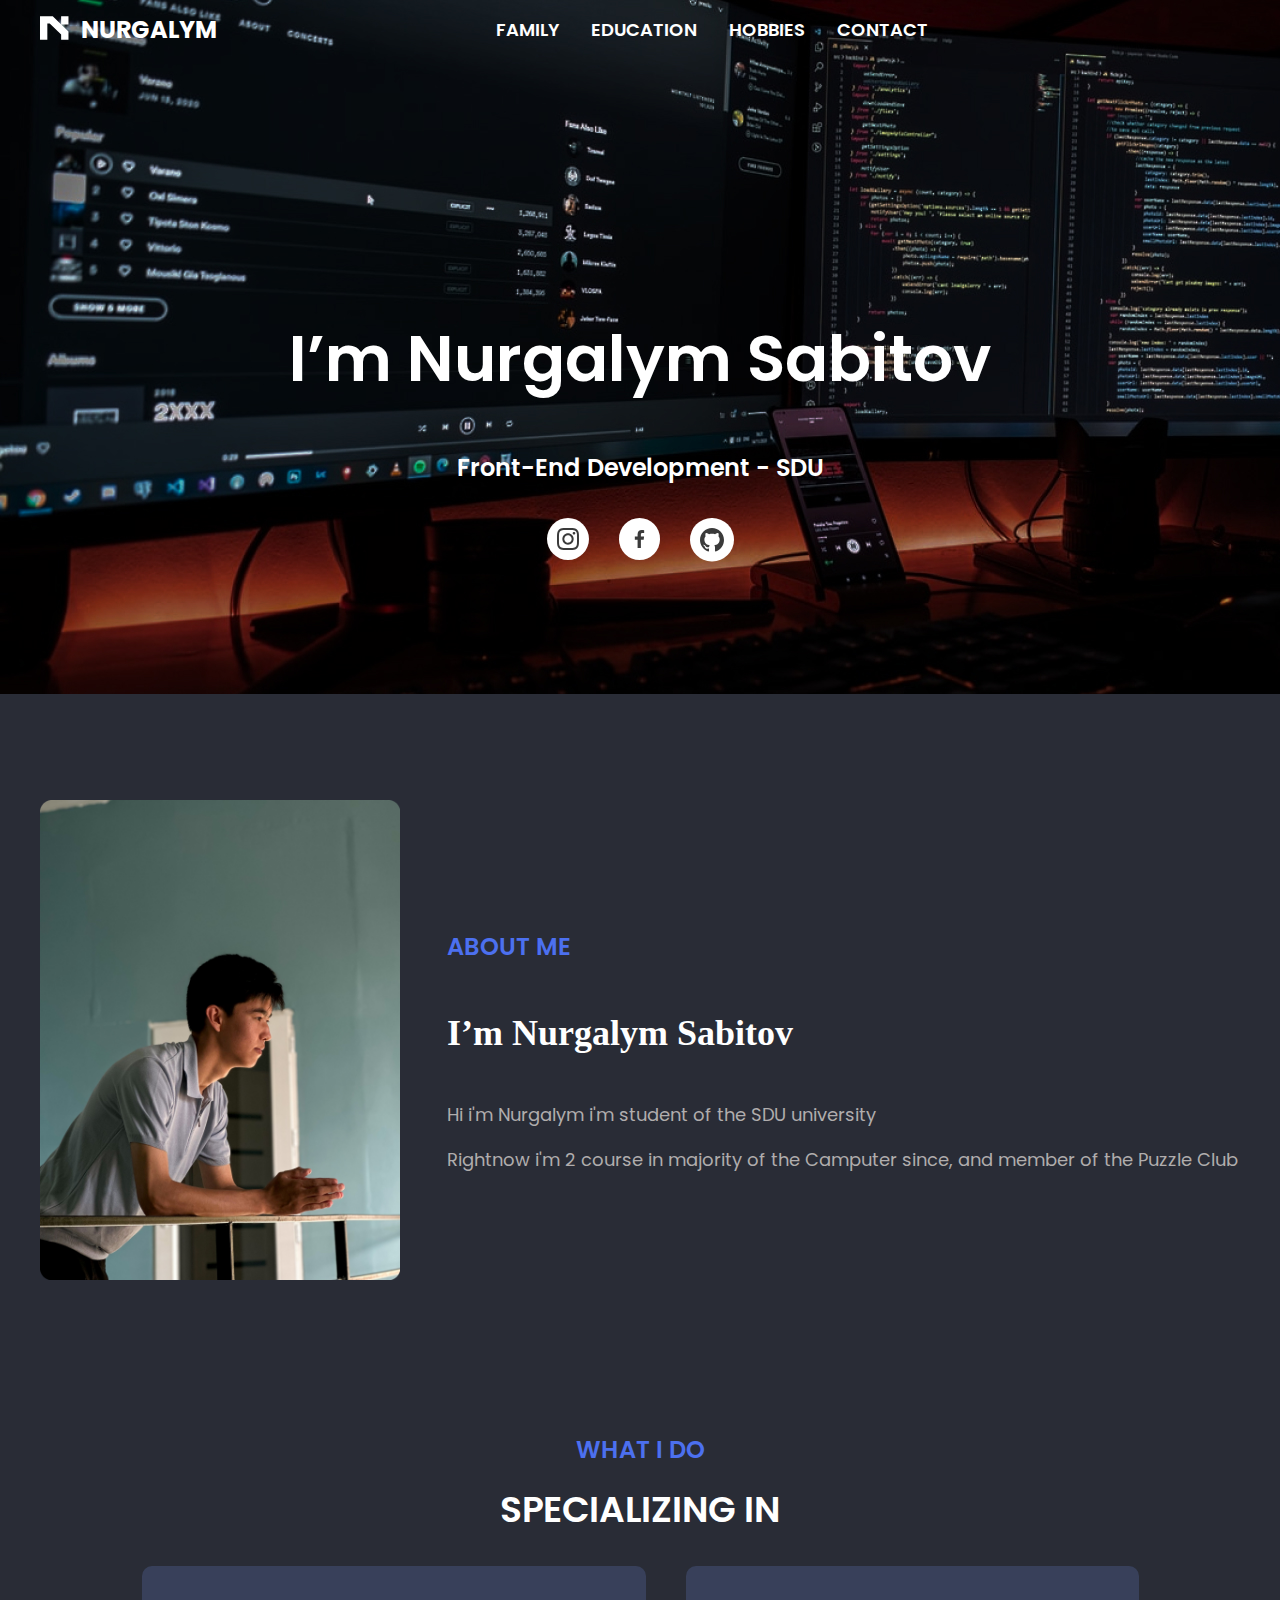
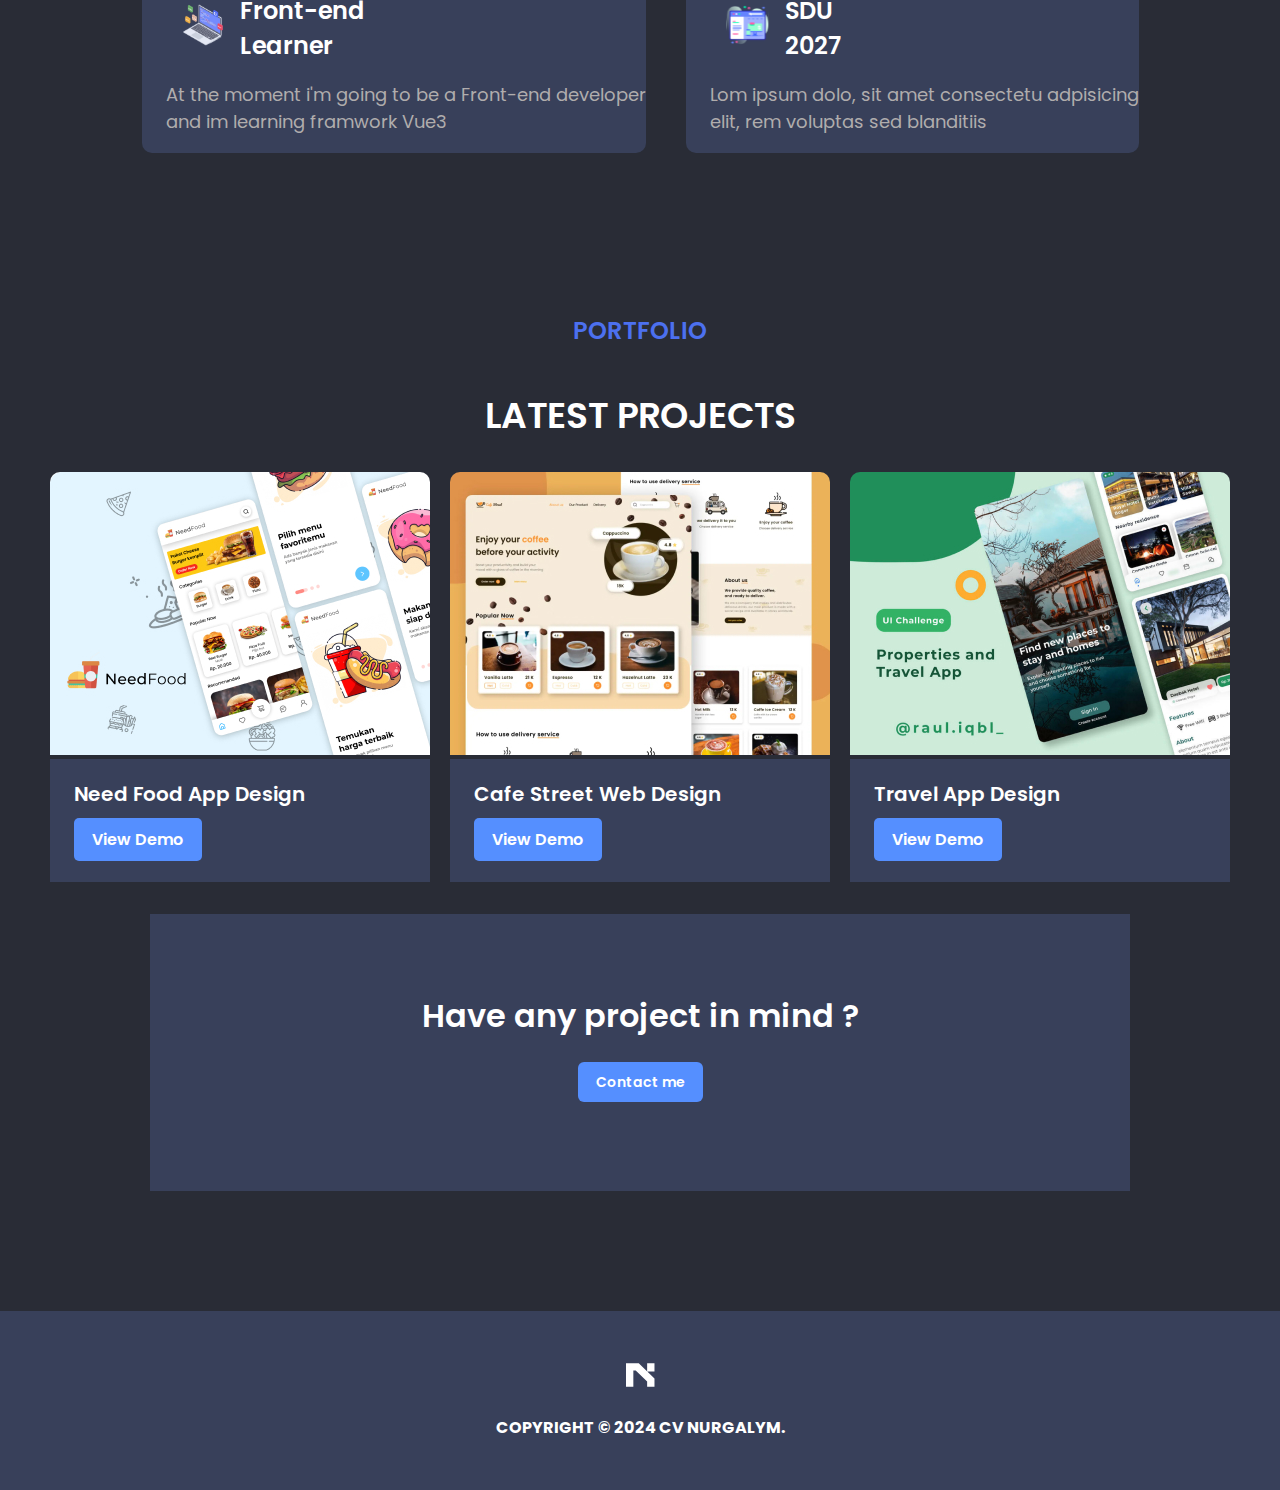
<file: html/index.html>
<!DOCTYPE html>
<html lang="en">
<head>
    <meta charset="UTF-8">
    <meta http-equiv="X-UA-Compatible" content="IE=edge">
    <meta name="viewport" content="width=device-width, initial-scale=1.0">
    <link rel="preconnect" href="https://fonts.googleapis.com">
    <link rel="preconnect" href="https://fonts.gstatic.com" crossorigin>
    <link href="https://fonts.googleapis.com/css2?family=Inter:wght@700&family=Poppins:wght@400;600&family=Rubik+Mono+One&display=swap" rel="stylesheet">   
    <link rel="stylesheet" href="../css/style.css">
    <title>Document</title>
</head>
<body>
    <header class="header">
        <div class="container">
            <nav class="nav">
                <div class="nav_right">
                    <a href="/html/index.html"><img class="logo" src="../img/logoipsum-282 1.svg" alt=""></a>
                    <a class="log" href="/html/index.html">NURGALYM</a>
                </div>
                <ul class="head">
                    <li class="menu"><a class="men" href="/html/Family.html">FAMILY</a></li>
                    <li class="menu"><a class="men" href="/html/Education.html">EDUCATION</a></li>
                    <li class="menu"><a class="men" href="/html/hobbits.html">HOBBIES</a></li>
                    <li class="menu"><a class="men" href="/html/Contact.html">CONTACT</a></li>
                </ul>
                <div class="header_lines">
                    <div class="line"></div>
                    <div class="line"></div>
                    <div class="line"></div>
                </div>
            </nav>
            <div class="head-mid">
                <h1 class="h1">I’m Nurgalym Sabitov</h1>
                <h4 class="front">Front-End Development - SDU</h4>
                <div class="head_icons">
                    <a href="https://www.instagram.com/sabitov_nurgalim/profilecard/?igsh=MXdwbHY1NDB5YWVpOA==" class="insta"><img src="../img/insta.svg" alt=""></a>
                    <a href="#" class="facebook"><img src="../img/facebook.svg" alt=""></a>
                    <a href="https://github.com/Sabitovv" class="git"><img src="../img/cat.svg" alt=""></a>
                </div>
            </div>
        </div>
    </header>
    <main class="main">
        <div class="container">
            <div class="about">
                <img src="../img/rounded_corners_image.png" alt="">
                <div class="txt">
                <h5 class="about-me">ABOUT ME</h5>
                <h4 class="Raul">I’m Nurgalym Sabitov</h4>
                <p class="about-txt0">Hi i'm Nurgalym i'm student of the SDU university</p>
                <p class="about-txt1">Rightnow i'm 2 course in majority of the Camputer since, and member of the Puzzle Club</p>
                </div>
            </div>
            <div class="what-do">
                <h5 class="i-do">WHAT I DO</h5>
                <h4 class="do-inner">SPECIALIZING IN</h4>
                <div class="block">
                    <div class="block0">
                        <div class="block0-inner">
                            <img class="ux-img" src="../img/front-img.svg" alt="">
                            <h6 class="ux">Front-end <br> Learner</h6>
                        </div>
                        <p class="ux-txt">At the moment i'm going to be a Front-end developer<br>and im learning framwork Vue3</p>
                    </div>
                    <div class="block1">
                        <div class="block1-inner">
                            <img class="ui-img" src="../img/ui-img.svg" alt="">
                            <h6 class="ui">SDU <br> 2027</h6>
                        </div>
                        <p class="ui-txt">Lom ipsum dolo, sit amet consectetu adpisicing <br> elit, rem voluptas sed blanditiis</p>
                    </div>
                </div>
            </div>
            <div class="portfol">
                <div class="portfol-head">
                    <h5 class="portfolio">PORTFOLIO</h5>
                    <h6 class="latest">LATEST PROJECTS</h6>
                </div>
                <div class="portfol-immg">
                    <div class="img-inner1 img-inner">
                        <img class="img1" src="../img/portfolio1 1.jpg" alt="">
                        <div class="the">
                            <h6 class="need">Need Food App Design</h6>
                            <a class="view" href="#">View Demo</a>
                        </div>
                    </div>
                    <div class="img-inner2 img-inner">
                        <img class="img2" src="../img/cafestreet-webdesign 1.jpg" alt="">
                        <div class="the">
                            <h6 class="street">Cafe Street Web Design</h6>
                            <a class="view" href="#">View Demo</a>
                        </div>
                    </div>
                    <div class="img-inner3 img-inner">
                        <img class="img3" src="../img/travel-app-modal1 1.jpg" alt="">
                        <div class="the">
                            <h6 class="travl">Travel App Design</h6>
                            <a class="view" href="#">View Demo</a>
                        </div>
                    </div>
                </div>
            </div>
            <div class="main-footer">
                <h3 class="have">Have any project in mind ?</h3>
                <a class="contact" href="/html/Contact.html">Contact me</a>
            </div>
        </div>
    </main>
    <footer class="footer">
        <h2 class="footer-logo"><img src="../img/logoipsum-282 1.svg" alt=""></h2>
        <h3 class="footer-end">COPYRIGHT © 2024 CV NURGALYM.</h3>
    </footer>
</body>
</html>
</file>
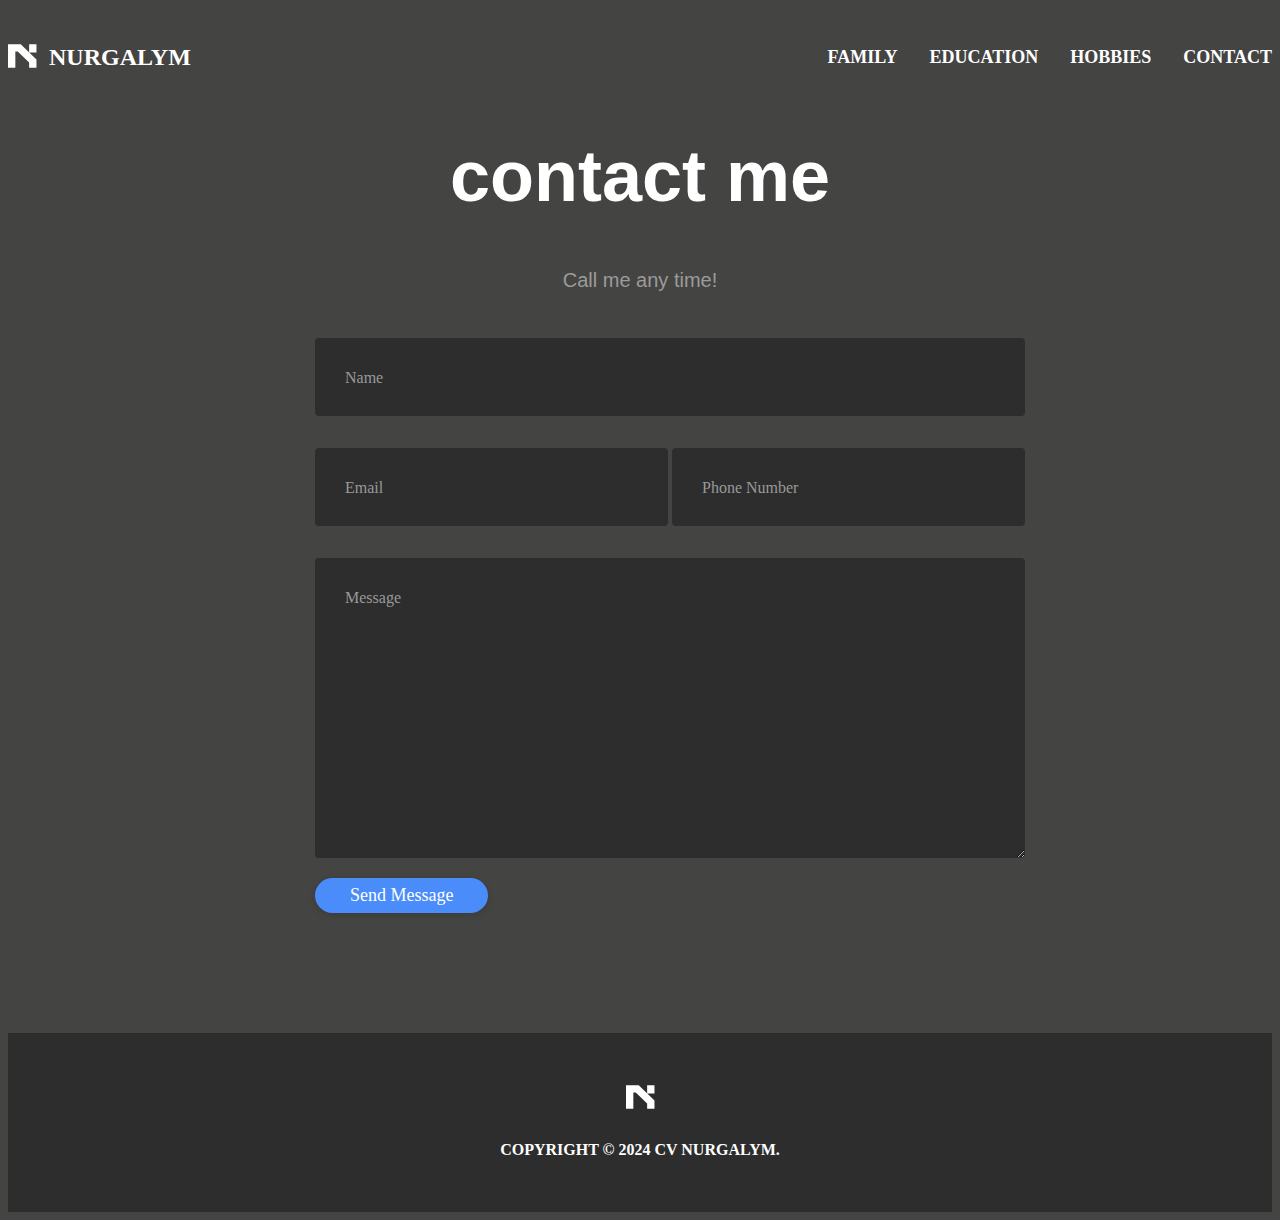
<file: html/Contact.html>
<!DOCTYPE html>
<html lang="en">
<head>
    <meta charset="UTF-8">
    <meta name="viewport" content="width=device-width, initial-scale=1.0">
    <link rel="stylesheet" href="/css/style_ct.css">
    <title>Contact</title>
</head>
<body>
    <header class="header">
        <div class="container">
            <nav class="nav">
                <div class="nav_right">
                    <a href="/html/index.html"><img class="logo" src="../img/logoipsum-282 1.svg" alt=""></a>
                    <a class="log" href="/html/index.html">NURGALYM</a>
                </div>
                <ul class="head">
                    <li class="menu"><a class="men" href="/html/Family.html">FAMILY</a></li>
                    <li class="menu"><a class="men" href="/html/Education.html">EDUCATION</a></li>
                    <li class="menu"><a class="men" href="/html/hobbits.html">HOBBIES</a></li>
                    <li class="menu"><a class="men" href="/html/Contact.html">CONTACT</a></li>
                </ul>
                <div class="header_lines">
                    <div class="line"></div>
                    <div class="line"></div>
                    <div class="line"></div>
                </div>
            </nav>
        </div>
    </header>
    <section>
        <div class="container">
            <div class="row">
                    <h1>contact me</h1>
            </div>
            <div class="row">
                    <h4 style="text-align:center">Call me any time!</h4>
            </div>
            <div class="row input_container">
                    <div class="">
                        <div class="styled_input wide">
                            <input type="text" required />
                            <label>Name</label> 
                        </div>
                    </div>
                    <div>
                        <div class="styled_input">
                            <input type="text" required />
                            <label>Email</label> 
                        </div>
                    </div>
                    <div class="">
                        <div class="styled_input" style="float:right;">
                            <input type="text" required />
                            <label>Phone Number</label> 
                        </div>
                    </div>
                    <div class="">
                        <div class="styled_input wide">
                            <textarea required></textarea>
                            <label>Message</label>
                        </div>
                    </div>
                    <div class="">
                        <div class="submit_btn">Send Message</div>
                    </div>
            </div>
        </div>
    </section>
    <footer class="footer">
        <h2 class="footer-logo"><img src="../img/logoipsum-282 1.svg" alt=""></h2>
        <h3 class="footer-end">COPYRIGHT © 2024 CV NURGALYM.</h3>
    </footer>
</body>
</html>
</file>
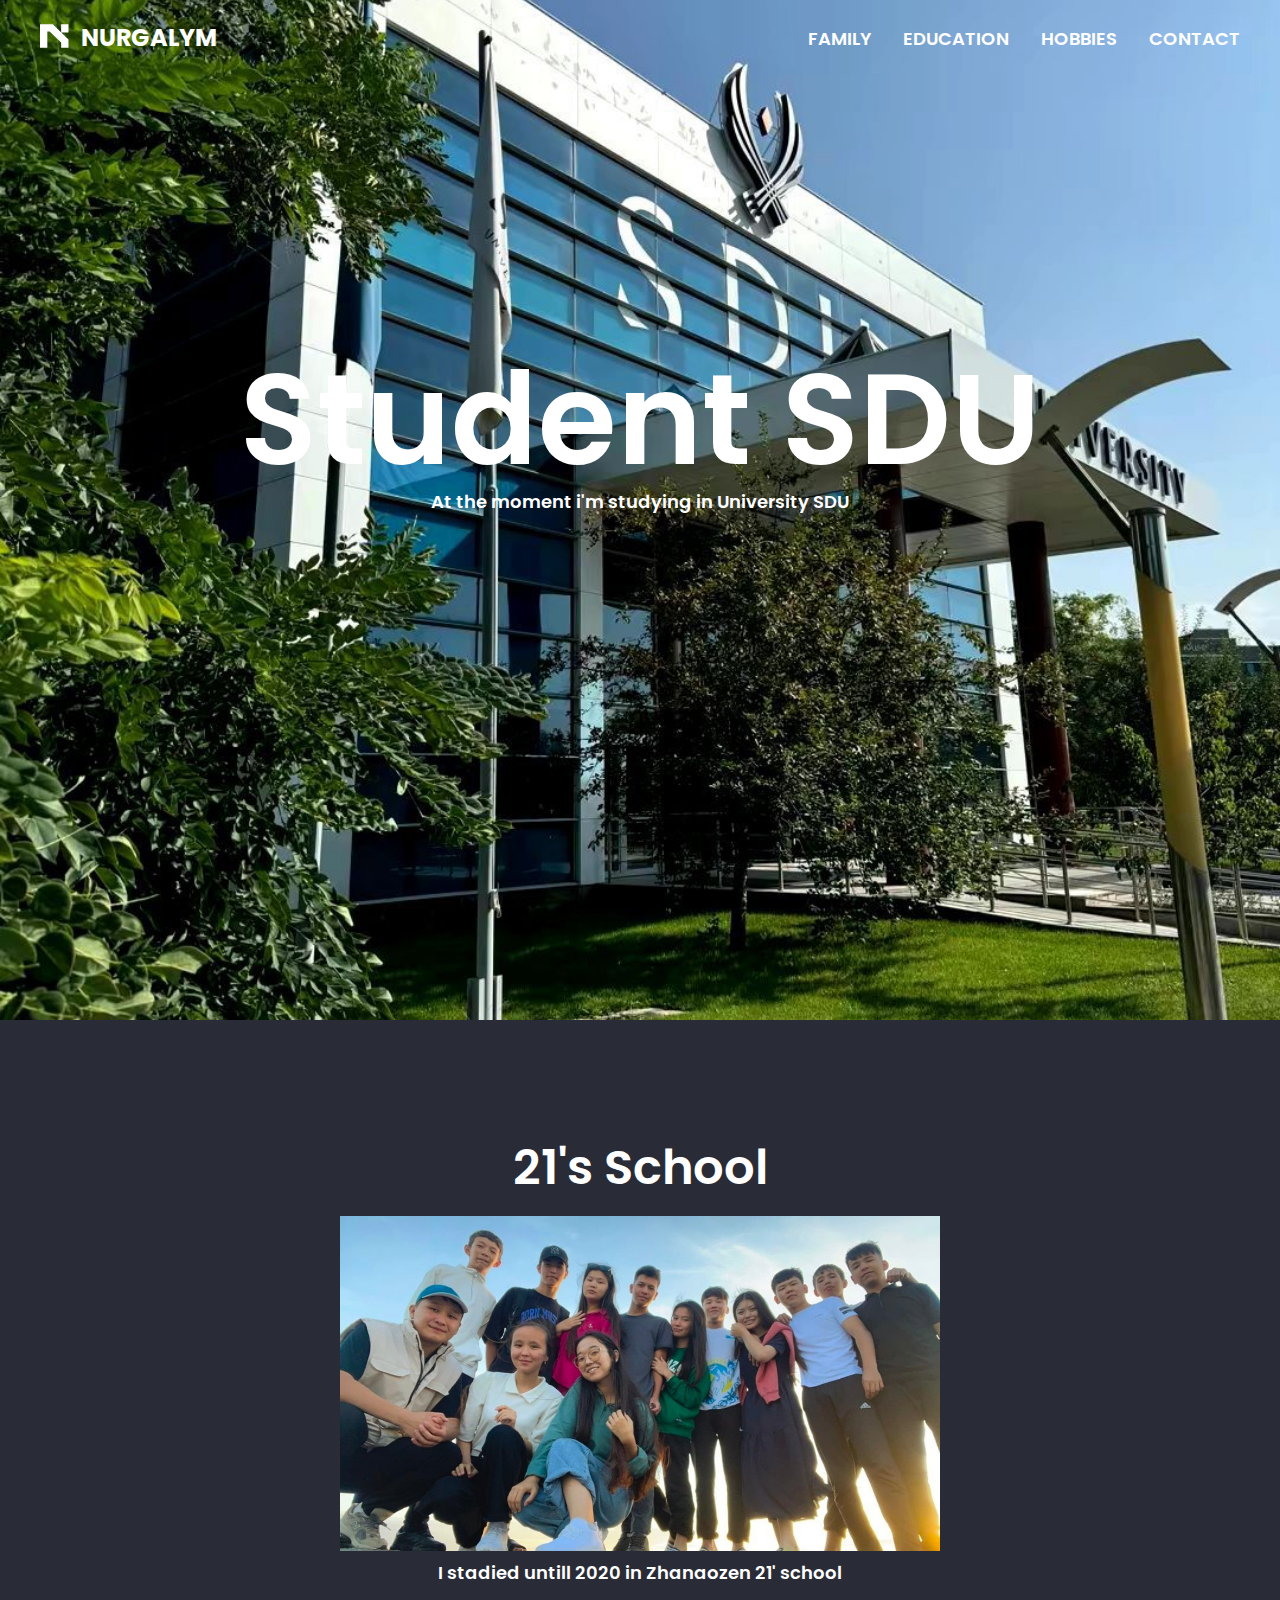
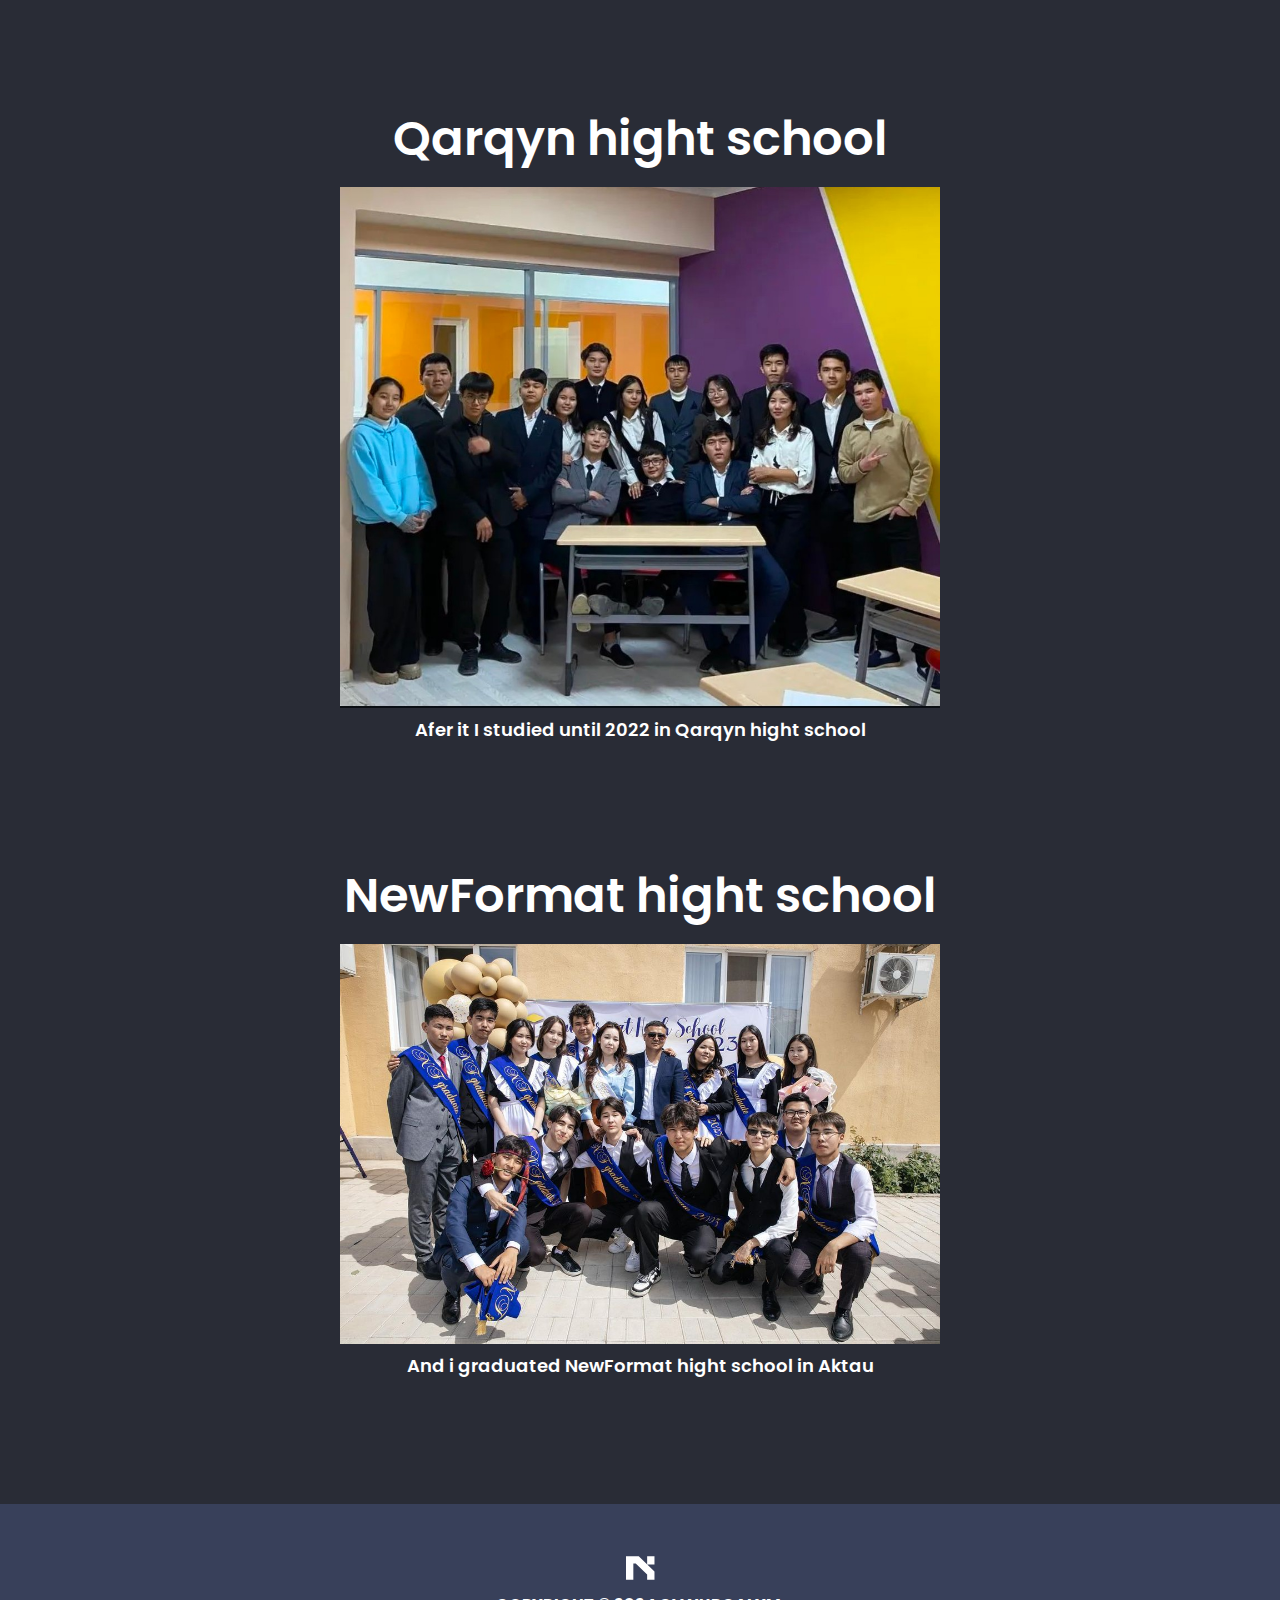
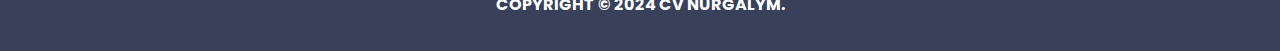
<file: html/Education.html>
<!DOCTYPE html>
<html lang="en">
<head>
    <meta charset="UTF-8">
    <meta name="viewport" content="width=device-width, initial-scale=1.0">
    <link rel="preconnect" href="https://fonts.googleapis.com">
    <link rel="preconnect" href="https://fonts.gstatic.com" crossorigin>
    <link href="https://fonts.googleapis.com/css2?family=Inter:wght@700&family=Poppins:wght@400;600&family=Rubik+Mono+One&display=swap" rel="stylesheet">
    <link rel="stylesheet" href="/css/style_ed.css">
    <title>EDUCATION</title>
</head>
<body>
    <header class="header">
        <div class="container">
            <nav class="nav">
                <div class="nav_right">
                    <a href="/html/index.html"><img class="logo" src="../img/logoipsum-282 1.svg" alt=""></a>
                    <a class="log" href="/html/index.html">NURGALYM</a>
                </div>
                <ul class="head">
                    <li class="menu"><a class="men" href="/html/Family.html">FAMILY</a></li>
                    <li class="menu"><a class="men" href="/html/Education.html">EDUCATION</a></li>
                    <li class="menu"><a class="men" href="/html/hobbits.html">HOBBIES</a></li>
                    <li class="menu"><a class="men" href="/html/Contact.html">CONTACT</a></li>
                </ul>
                <div class="header_lines">
                    <div class="line"></div>
                    <div class="line"></div>
                    <div class="line"></div>
                </div>
            </nav>
            <div class="header_bottom">
                <h1>Student SDU</h1>
                <p>At the moment i'm studying in University SDU</p>
            </div>
        </div>
    </header>
    <section class="school_first">
        <div class="container">
            <div class="school">
                <h2>21's School</h2>
                <img class="img_first" src="/img/Screenshot_20241013_143253.jpg" alt="">
                <p>I stadied untill 2020 in Zhanaozen 21' school</p>
            </div>
        </div>
    </section>
    <section class="shool_second">
        <div class="container">
            <div class="school">
                <h2>Qarqyn hight school</h2>
                <img class="img_first" src="/img/Screenshot_20241013_160911 (1).jpg" alt="">
                <p>Afer it I studied until 2022 in Qarqyn hight school</p>
            </div>
        </div>
    </section>
    <section class="shool_third">
        <div class="container">
            <div class="school">
                <h2>NewFormat hight school</h2>
                <img class="img_first" src="/img/353035786_134677826298047_8761144301746572282_n.jpg" alt="">
                <p>And i graduated NewFormat hight school in Aktau</p>
            </div>
        </div>
    </section>

    <footer class="footer">
        <h2 class="footer-logo"><img src="../img/logoipsum-282 1.svg" alt=""></h2>
        <h3 class="footer-end">COPYRIGHT © 2024 CV NURGALYM.</h3>
    </footer>
</body>
</html>
</file>
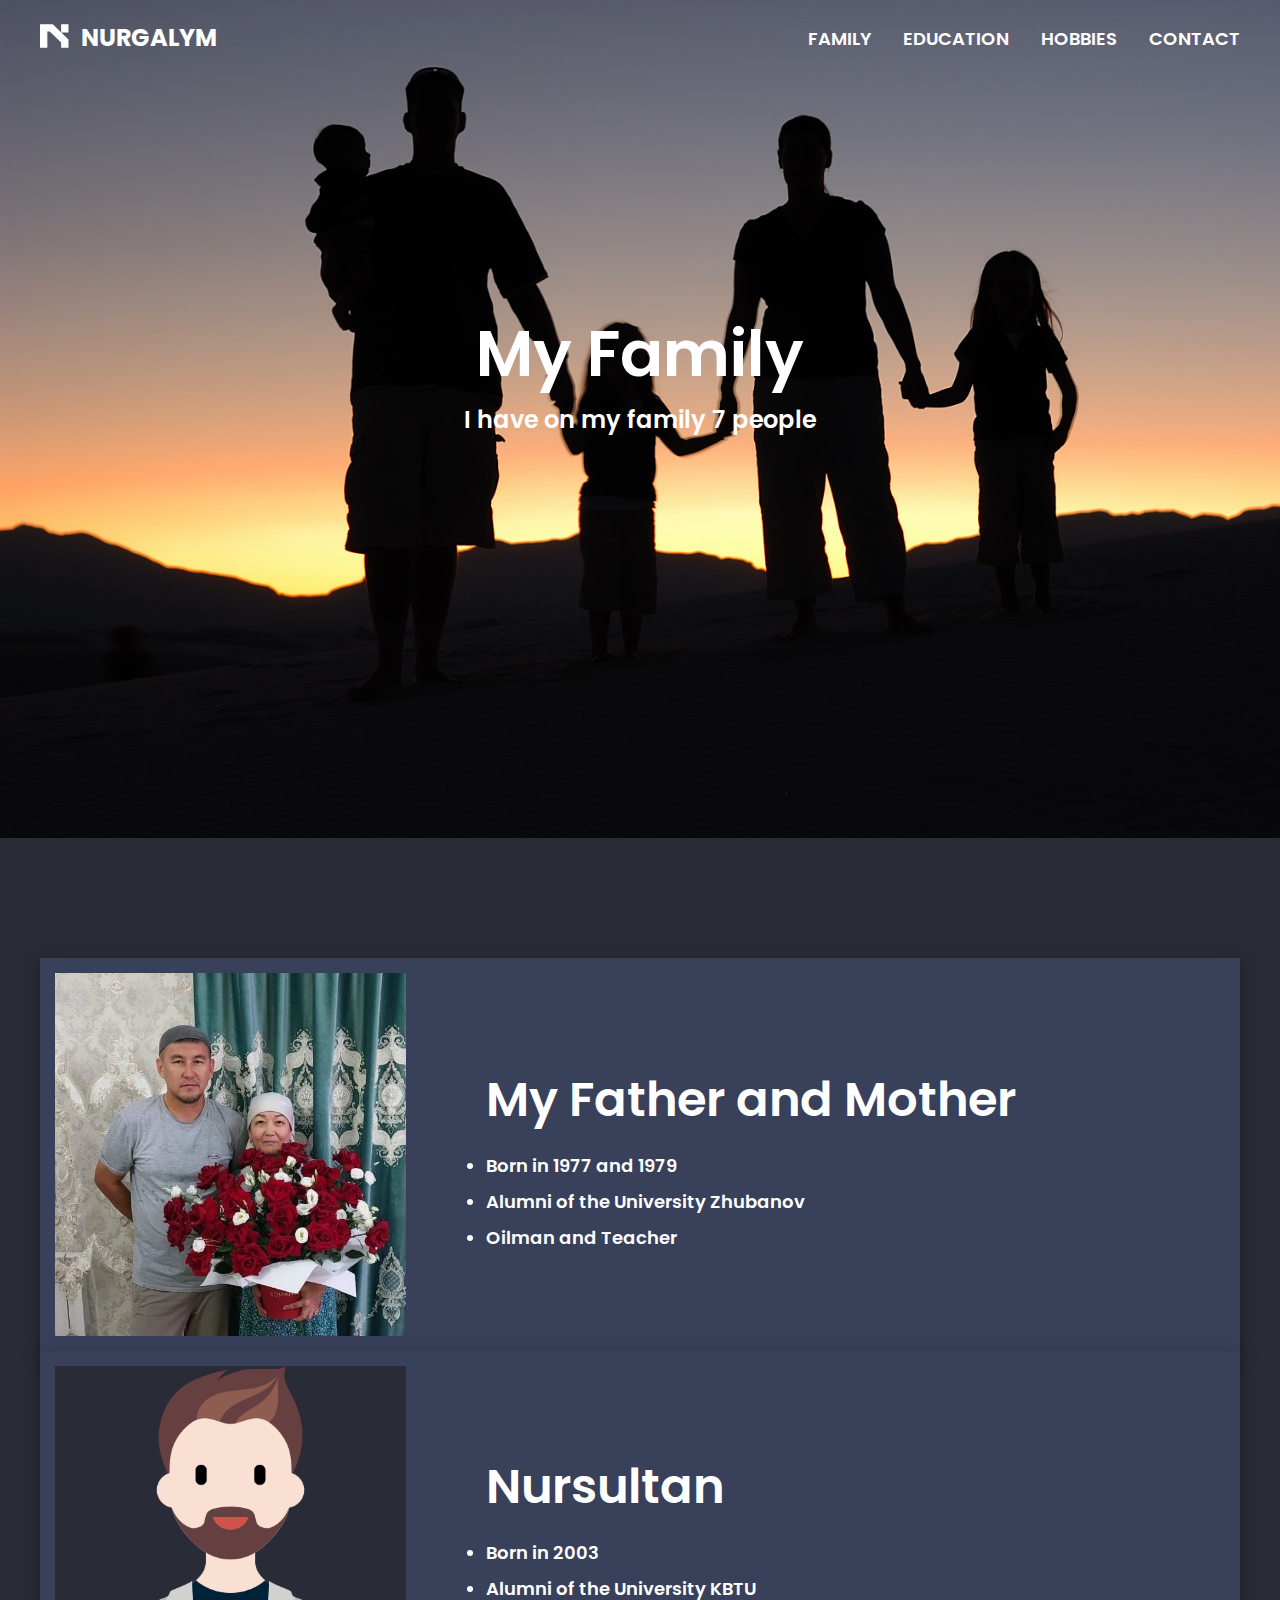
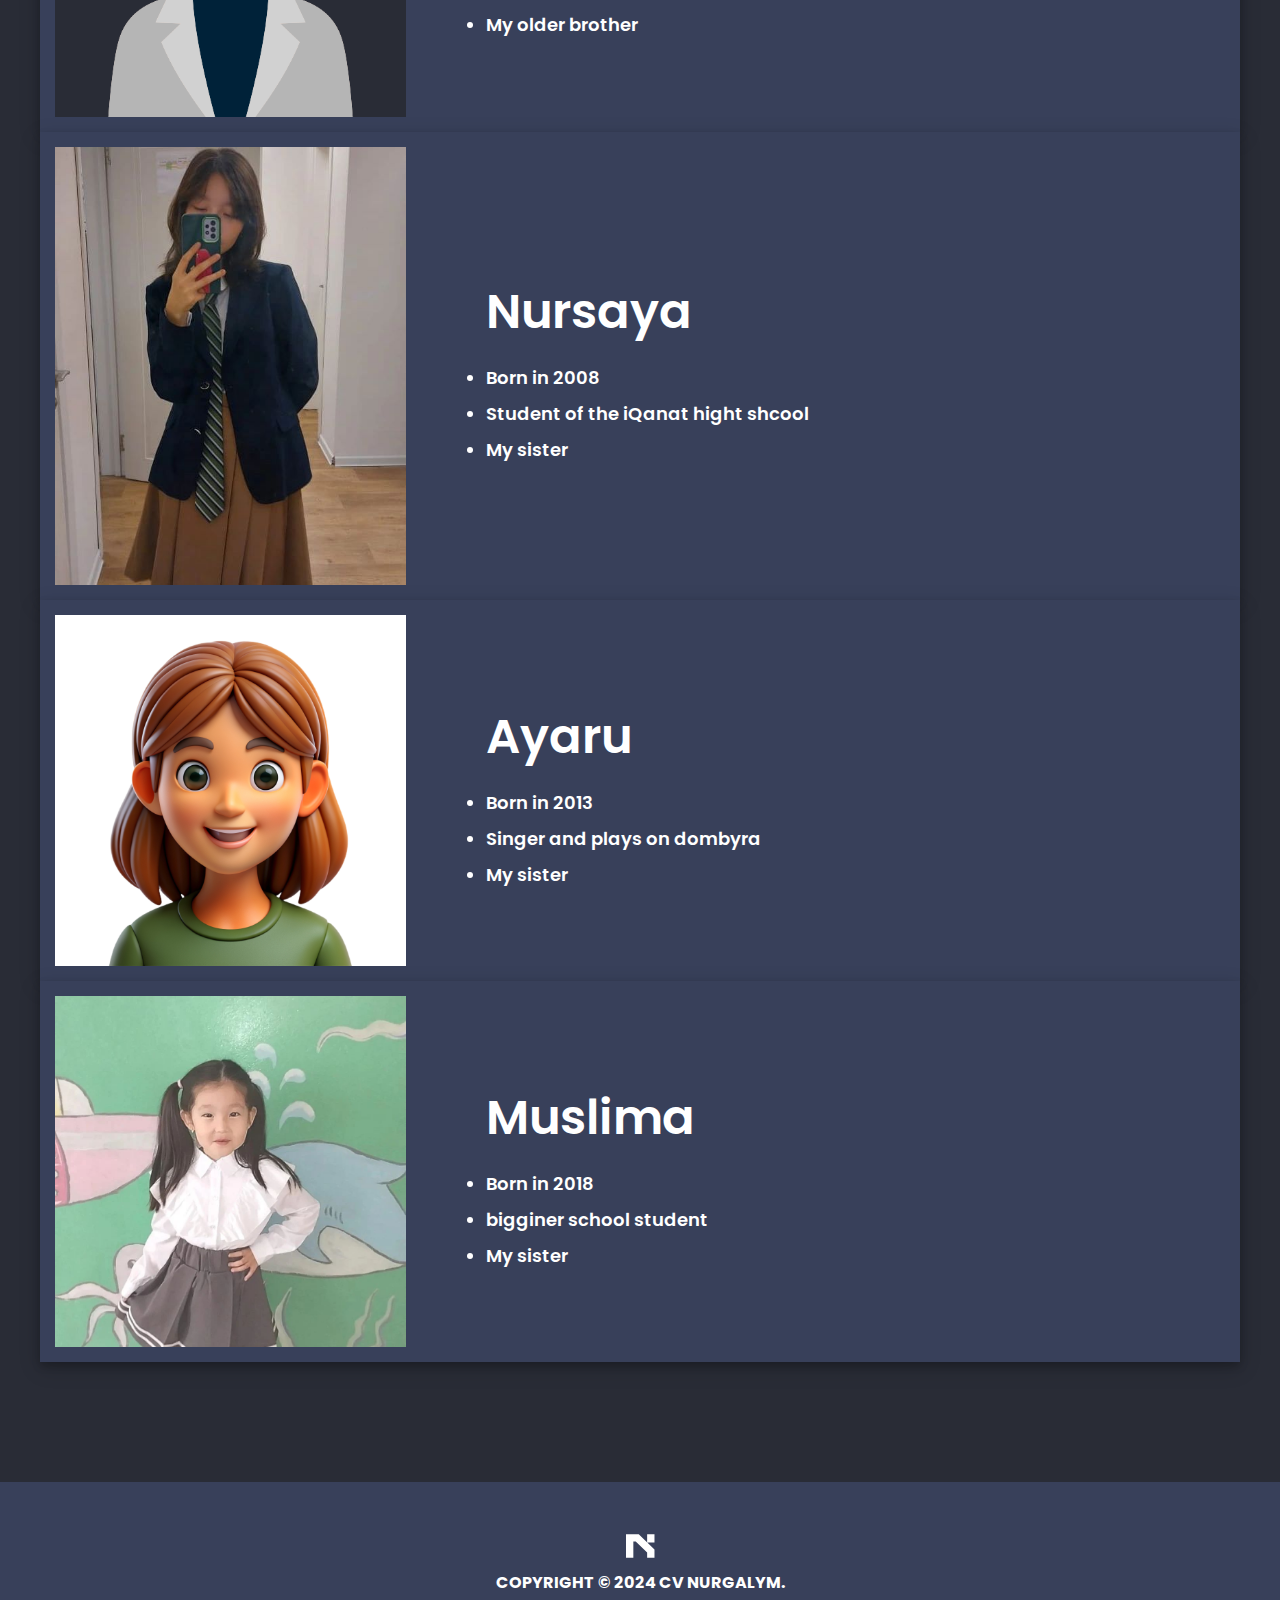
<file: html/Family.html>
<!DOCTYPE html>
<html lang="en">
<head>
    <meta charset="UTF-8">
    <meta name="viewport" content="width=device-width, initial-scale=1.0">
    <link rel="preconnect" href="https://fonts.googleapis.com">
    <link rel="preconnect" href="https://fonts.gstatic.com" crossorigin>
    <link href="https://fonts.googleapis.com/css2?family=Inter:wght@700&family=Poppins:wght@400;600&family=Rubik+Mono+One&display=swap" rel="stylesheet">
    <link rel="stylesheet" href="/css/style_fm.css">
    <title>Family</title>
</head>
<body>
    <header class="header">
        <div class="container">
            <nav class="nav">
                <div class="nav_right">
                    <a href="/html/index.html"><img class="logo" src="../img/logoipsum-282 1.svg" alt=""></a>
                    <a class="log" href="/html/index.html">NURGALYM</a>
                </div>
                <ul class="head">
                    <li class="menu"><a class="men" href="/html/Family.html">FAMILY</a></li>
                    <li class="menu"><a class="men" href="/html/Education.html">EDUCATION</a></li>
                    <li class="menu"><a class="men" href="/html/hobbits.html">HOBBIES</a></li>
                    <li class="menu"><a class="men" href="/html/index.html">CONTACT</a></li>
                </ul>
                <div class="header_lines">
                    <div class="line"></div>
                    <div class="line"></div>
                    <div class="line"></div>
                </div>
            </nav>
            <div class="header_bottom">
                <h1 class="bot_title">My Family</h1>
                <p class="bot_text">I have on my family 7 people</p>
            </div>
        </div>
    </header>
    <section class="section">
        <div class="container">
            <div class="main_family">
                <div>
                    <div class="members">
                        <img class="members_photo" src="../img/361126005_763101228927325_1002093871087668252_n.jpg" alt="">
                        <div class="members_info">
                            <h2>My Father and Mother</h2>
                            <li class="li">Born in 1977 and 1979</li>
                            <li class="li">Alumni of the University Zhubanov</li>
                            <li class="li">Oilman and Teacher</li>
                        </div>
                    </div>
                </div>
                <div class="members">
                        <img class="members_photo member_photo" src="/img/man.png" alt="">
                        <div class="members_info">
                            <h2>Nursultan</h2>
                            <li class="li">Born in 2003</li>
                            <li class="li">Alumni of the University KBTU</li>
                            <li class="li">My older brother</li>
                        </div>
                </div>
                <div class="members">
                        <img class="members_photo" src="/img/373120398_144844125347290_1803709184337096550_n.webp" alt="">
                        <div class="members_info">
                            <h2>Nursaya</h2>
                            <li class="li">Born in 2008</li>
                            <li class="li">Student of the iQanat hight shcool</li>
                            <li class="li">My sister</li>
                        </div>
                </div>
                <div class="members">
                        <img class="members_photo" src="/img/teen-woman-avatar-people-icon-character-cartoon-04feb2024 (2).jpg" alt="">
                        <div class="members_info">
                            <h2>Ayaru</h2>
                            <li class="li">Born in 2013</li>
                            <li class="li">Singer and plays on dombyra</li>
                            <li class="li">My sister</li>
                        </div>
                </div>
                <div class="members">
                        <img class="members_photo" src="/img/353370364_1423266691826965_2785642932197637464_n.webp" alt="">
                        <div class="members_info">
                            <h2>Muslima</h2>
                            <li class="li">Born in 2018</li>
                            <li class="li">bigginer school student</li>
                            <li class="li">My sister</li>
                        </div>
                </div>
            </div>
        </div>
    </section>
    <footer class="footer">
        <h2 class="footer-logo"><img src="../img/logoipsum-282 1.svg" alt=""></h2>
        <h3 class="footer-end">COPYRIGHT © 2024 CV NURGALYM.</h3>
    </footer>
</body>
</html>
</file>
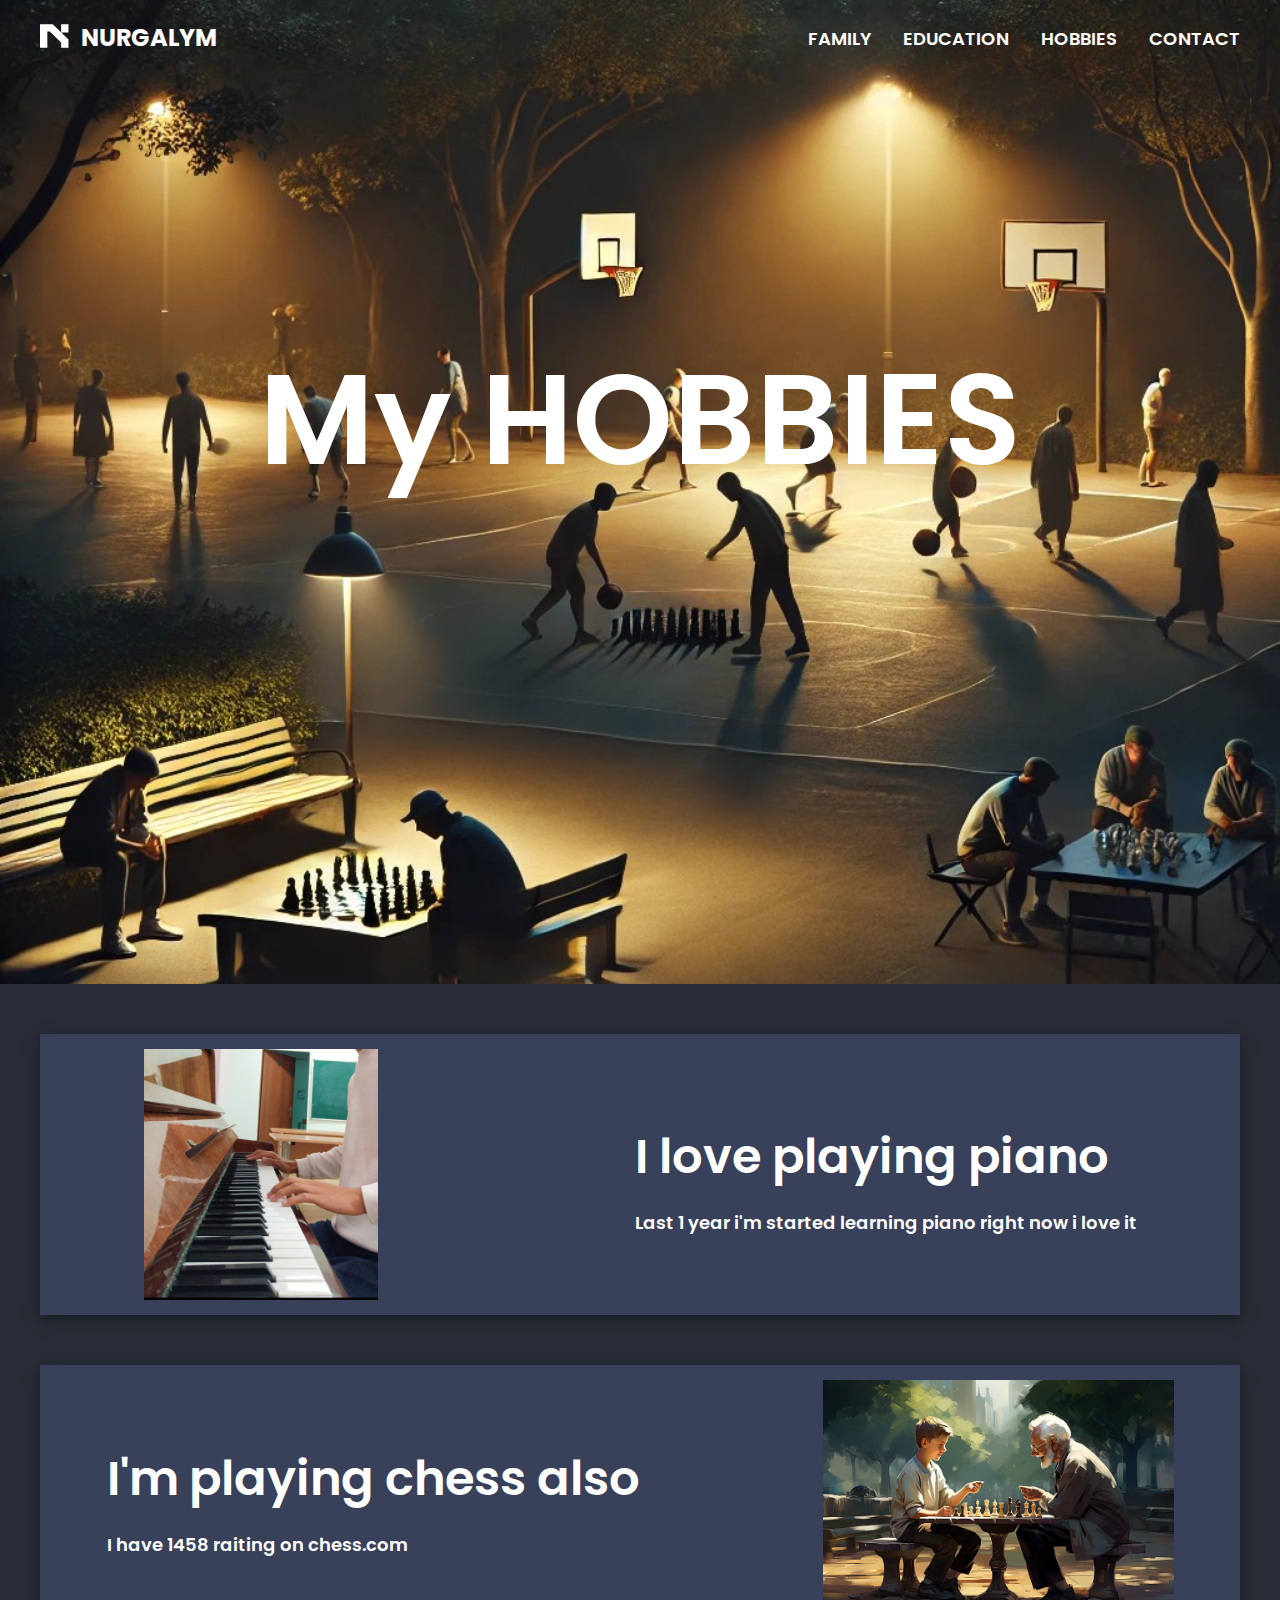
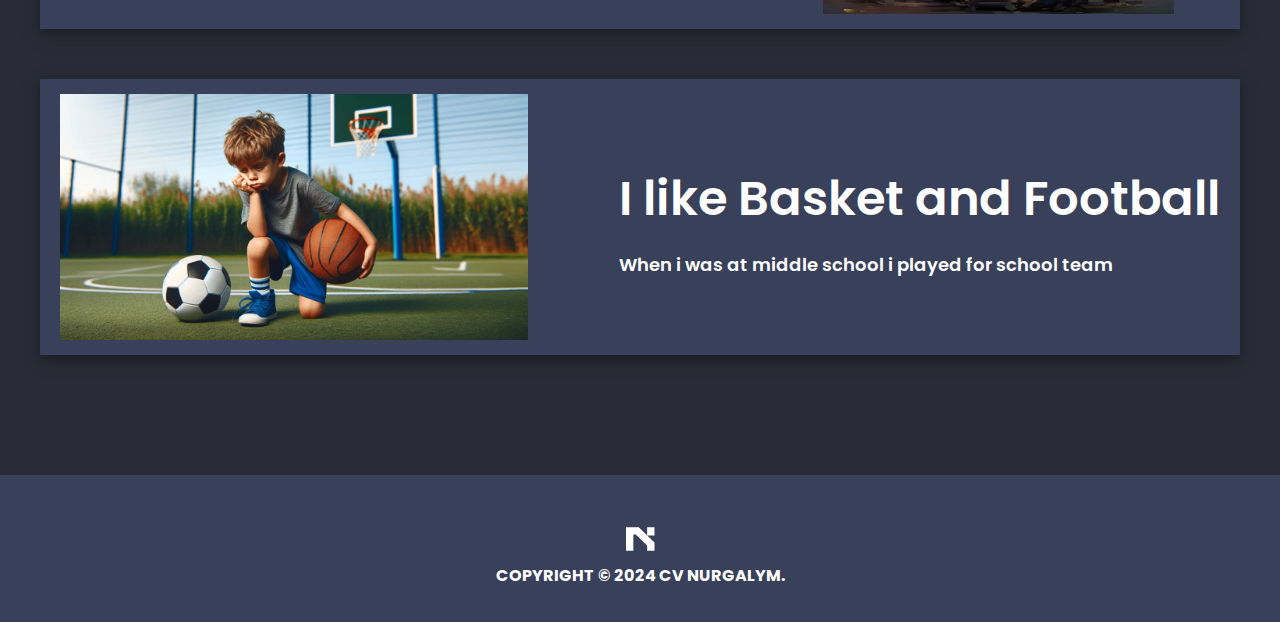
<file: html/hobbits.html>
<!DOCTYPE html>
<html lang="en">
<head>
    <meta charset="UTF-8">
    <meta name="viewport" content="width=device-width, initial-scale=1.0">
    <link rel="preconnect" href="https://fonts.googleapis.com">
    <link rel="preconnect" href="https://fonts.gstatic.com" crossorigin>
    <link href="https://fonts.googleapis.com/css2?family=Inter:wght@700&family=Poppins:wght@400;600&family=Rubik+Mono+One&display=swap" rel="stylesheet">
    <link rel="stylesheet" href="/css/style_hb.css">
    <title>HOBBIES</title>
</head>
<body>
    <header class="header">
        <div class="container">
            <nav class="nav">
                <div class="nav_right">
                    <a href="/html/index.html"><img class="logo" src="../img/logoipsum-282 1.svg" alt=""></a>
                    <a class="log" href="/html/index.html">NURGALYM</a>
                </div>
                <ul class="head">
                    <li class="menu"><a class="men" href="/html/Family.html">FAMILY</a></li>
                    <li class="menu"><a class="men" href="/html/Education.html">EDUCATION</a></li>
                    <li class="menu"><a class="men" href="/html/hobbits.html">HOBBIES</a></li>
                    <li class="menu"><a class="men" href="/html/Contact.html">CONTACT</a></li>
                </ul>
                <div class="header_lines">
                    <div class="line"></div>
                    <div class="line"></div>
                    <div class="line"></div>
                </div>
            </nav>
            <div class="header_bottom">
                <h1 class="bot_title">My HOBBIES</h1>
            </div>
        </div>
    </header>
    <section class="hobbies">
        <div class="container">
            <div class="piano_piano">
                <img class="piano_img" src="/img/Screenshot_20241013_171239 (1).jpg" alt="">
                <div class="piano_info">
                    <h2 class="piano_title">I love playing piano</h2>
                    <p class="piano_text">Last 1 year i'm started learning piano right now i love it</p>
                </div>
            </div>
            <div class="chess">
                <div class="chess_info">
                    <h2 class="chess_title">I'm playing chess also</h2>
                    <p class="chess_text">I have 1458 raiting on chess.com</p>
                </div>
                <img class="chess_img" src="/img/112140 (2).png" alt="">
            </div>
            <div class="basket">
                <img class="basket_img" src="/img/tired-soccer-and-basketball.png" alt="">
                <div class="basket_info">
                    <h2 class="basket_title">I like Basket and Football</h2>
                    <p class="basket_text">When i was at middle school i played for school team</p>
                </div>
            </div>
        </div>
    </section>
    <footer class="footer">
        <h2 class="footer-logo"><img src="../img/logoipsum-282 1.svg" alt=""></h2>
        <h3 class="footer-end">COPYRIGHT © 2024 CV NURGALYM.</h3>
    </footer>
</body>
</html>
</file>
<file: css/style.css>
html{
    box-sizing: border-box;
}
*,*::after, *::before{
    box-sizing: inherit;
}
body{
    margin: 0;
    background-color: #292C36;
}
.container{
    max-width: 1200px;
    margin: 0 auto;
    padding: 0;
}
li{
    list-style-type: none;
}
a{
    text-decoration: none;
}
.nav{
    display: flex;
    align-items: center;
    justify-content: space-between;
}
.nav_right{
    display: flex;
    align-items: center;
}
.log{
    margin-left: 12px;
    width: 62px;
    height: 36px;
    font-style: normal;
    font-weight: 700;
    font-size: 24px;
    font-family: 'Poppins';
    color: rgba(255, 255, 255, 1);

}

.head{
    display: flex;
    gap: 32px;
}
.menu{
    font-style: normal;
    font-weight: 600;
    font-size: 18px;
    line-height: 27px;
    font-family: 'Poppins';
}
.men:hover{
    color: #4C70EF;
    transition: 0.3s;
}
.men{
    color: rgba(255, 255, 255, 1);
}
.header{
    background-image: url(../img/bg-image\ 1.jpg);
    height: 694px;
}
.head-mid{
    text-align: center;
    padding-top: 209px;
}
.h1{
    color: rgba(255, 255, 255, 1);
    font-family: 'Poppins';
    font-style: normal;
    font-weight: 600;
    font-size: 64px;
    line-height: 96px;
}
.front{
    color: rgba(255, 255, 255, 1);
    font-family: 'Poppins';
    font-style: normal;
    font-weight: 600;
    font-size: 24px;
    line-height: 36px;
}
.head_icons{
    display: flex;
    justify-content: center;
    gap: 30px;
}
.about{
    display: flex;
    padding-top: 106px;
    align-items: center;
}
.about img{
    width: 30%;
}
.txt{
    flex-direction: column;
    padding-top: 0px;
    padding-left: 47px;
}
main{
    background-color: #292C36;
}
.about-me{
    font-family: 'Poppins';
    font-style: normal;
    font-weight: 600;
    font-size: 24px;
    color:#4C70EF;
}
.Raul{
    font-style: normal;
    font-weight: 600;
    font-size: 36px;
    color: #ffff;
}
.about-txt0{
    font-family: 'Poppins';
    font-style: normal;
    font-weight: 400;
    font-size: 18px;
    color: #B0ADAD;
}
.about-txt1{
    font-family: 'Poppins';
    font-style: normal;
    font-weight: 400;
    font-size: 18px;
    color: #B0ADAD;
}
.block{
    display: flex;
    text-align: center;
    justify-content: center;
    margin-top: 50px;

}
.block0-inner{
    display: flex;
}
.block1-inner{
    display: flex;
}
.what-do{
    padding-top: 124px;
    text-align: center;
}
.i-do{
    font-family: 'Poppins';
    font-style: normal;
    font-weight: 600;
    font-size: 24px;
    line-height: 12px;
    color: #4C70EF;
}
.do-inner{
    font-family: 'Poppins';
    font-style: normal;
    font-weight: 600;
    font-size: 36px;
    line-height: 12px;
    color: #ffff;
}
.block0{
    background-color: #38405A;
    border-radius: 10px;
    position: relative;
    right: 20px;
}
.block1{
    background-color: #38405A;
    border-radius: 10px;
    position: relative;
    left: 20px;
}
.ux{
    font-family: 'Poppins';
    font-style: normal;
    font-weight: 600;
    font-size: 24px;
    color:#ffff;
    margin: 0;
    padding-top: 27px;
    text-align: start;
    padding-left: 16px;
}
.ui{
    font-family: 'Poppins';
    font-style: normal;
    font-weight: 600;
    font-size: 24px;
    color:#ffff;
    margin: 0;
    padding-top: 27px;
    text-align: start;
    padding-left: 16px;
}
.block0-inner{
    padding-left: 40px;
    align-items: center;
}
.block1-inner{
    padding-left: 40px;
    align-items: center;
}
.ux-txt{
    font-family: 'Poppins';
    font-style: normal;
    font-weight: 400;
    font-size: 18px;
    line-height: 27px;
    color: #B0ADAD;
    text-align: start;
    padding-left: 24px;
}
.ui-txt{
    font-family: 'Poppins';
    font-style: normal;
    font-weight: 400;
    font-size: 18px;
    line-height: 27px;
    color: #B0ADAD;
    text-align: start;
    padding-left: 24px;
}
.ux-img{
    padding-top: 22px;
}
.ui-img{
    padding-top: 22px;
}
.portfol-head{
    text-align: center;
    padding-top: 120px;
}
.portfolio{
    font-family: 'Poppins';
    font-style: normal;
    font-weight: 600;
    font-size: 24px;
    line-height: 36px;
    color: #4C70EF;
}
.latest{
    font-family: 'Poppins';
    font-style: normal;
    font-weight: 600;
    font-size: 36px;
    line-height: 54px;
    color: #ffff;
    margin: 0;
}
.portfol-immg{
    display: flex;
    padding-top: 29px;
    justify-content: center;
}
.img1{
    border-top-left-radius:10px;
    border-top-right-radius:10px;
}
.img-inner1{
    position: relative;
    right: 20px;
}
.img2{
    border-top-left-radius:10px;
    border-top-right-radius:10px;
}
.img-inner3{
    position: relative;
    left: 20px;
}
.img3{
    border-top-left-radius:10px;
    border-top-right-radius:10px;
}
.need{
    font-family: 'Poppins';
    font-style: normal;
    font-weight: 600;
    font-size: 20px;
    line-height: 30px;
    margin: 0;
    color: #ffff;
    padding-top: 20px;
    margin-bottom: 20px;
}
.street{
    font-family: 'Poppins';
    font-style: normal;
    font-weight: 600;
    font-size: 20px;
    line-height: 30px;
    margin: 0;
    color: #ffff;
    padding-top: 20px;
    margin-bottom: 20px;
}
.travl{
    font-family: 'Poppins'; 
    font-style: normal;
    font-weight: 600;
    font-size: 20px;
    line-height: 30px;
    margin: 0;
    color: #ffff;
    padding-top: 20px;
    margin-bottom: 20px;
}
.the{
    background-color: #38405A;
    padding-left: 24px;
    Width:380px;
    Height:123px;
}
.view{
    font-family: 'Poppins';
    font-style: normal;
    font-weight: 600;
    line-height: 21px;
    color: #fff;
    background-color: #558FFF;
    border-radius: 5px;
    padding: 10px 18px;
}
.main-footer{
    text-align: center;
    background-color: #38405A;
    width: 980px;
    height: 277px;
    margin-left: 110px;
    
}
.have{
    font-family: 'Poppins';
    font-style: normal;
    font-weight: 600;
    font-size: 32px;
    line-height: 48px;
    color: #fff;
    padding-top: 78px;
}
.contact{
    font-family: 'Poppins';
    font-style: normal;
    font-weight: 600;
    font-size: 14px;
    line-height: 21px;
    color: #fff;
    background-color: #558FFF;
    padding: 10px 18px;
    margin-top: 32px;
    border-radius: 6px;
}
.footer{
    background-color: #38405A;
    text-align: center;
    margin-top: 120px;
    padding-bottom: 34px;
    padding-top: 41px;
}
.footer-logo{
    font-family: 'Poppins';
    font-style: normal;
    font-weight: 700;
    font-size: 32px;
    line-height: 48px;
    margin: 0;
    color: #fff;
}
.footer-end{
    font-family: 'Poppins';
    font-style: normal;
    font-weight: 700;
    font-size: 16px;
    line-height: 24px;
    color: #fff;
}

@media (max-width: 1200px){
    .container{
        max-width: 1000px;
    }
    .main-footer{
        margin-left: 0;
    }
    .img-inner3{
        display: none;
    }
    .portfol-immg{
        justify-content: space-around;
    }
}
@media (max-width: 1000px){
    .container{
        max-width: 800px;
    }
    .main-footer{
        width: 800px;
    }
}
@media (max-width: 800px){
    .container{
        max-width: 700px;
    }
    .about{
        display: block;
        text-align: center;
    }
    .about img{
        margin-left: 50px;
    }
    .img-inner3{
        display: block;
    }
    .portfol-immg{
        display: grid;
        text-align: center;
        gap: 50px;
    }
    .img-inner{
        text-align: center;
        position:unset;
        justify-content: center;
        justify-items: center;
    }
    .the{
        padding-left: 0;
    }
    .main-footer{
        width: 600px;
        margin-left: 45px;
    }
    .head-mid{
        padding-top: 115px;
    }
    .head{
        display: none;
    }
    .line{
        height: 5px;
        width: 50px;
        color: #38405A;
        border: solid 2px #38405A;
        background-color: #38405A;
        margin-bottom: 10px;
    }
    .header_lines{
        margin-top: 20px;
        display: block;
    }
}
@media (max-width: 700px){
    .container{
        max-width: none;
    }
    .block{
        display: grid;
        text-align: center;
    }
    .block0{
        position: unset;
        margin-bottom: 10px;
    }
    .block1{
        position: unset;
    }
    .about-txt1{
        font-size: 13px;
    }
}
@media (max-width: 640px){
    .main-footer{
        margin-left: 30px;
    }
}
@media (max-width: 640px){
    .main-footer{
        margin-left: 0;
    }
}
@media(max-width: 600px){
    .main-footer{
        width: 388px;
        margin-left: 100px;
    }
    .txt{
        padding-left: 0;
    }
    .main-footer{
        margin-left: 80px;
    }
    .about img{
        margin-left: 0px;
    }
}
@media(max-width: 450px){
    .main-footer{
        margin-left: 30px;
    }
}
@media(max-width: 400px){
    .main-footer{
        margin-left: 0px;
    }
}
</file>
<file: css/style_ct.css>
body {
    background-color: #444442;
}

h1 {
    font-family: 'Poppins', sans-serif, 'arial';
    font-weight: 600;
    font-size: 72px;
    color: white;
    text-align: center;
}

h4 {
    font-family: 'Roboto', sans-serif, 'arial';
    font-weight: 400;
    font-size: 20px;
    color: #9b9b9b;
    line-height: 1.5;
}
input:focus + label, textarea:focus + label, input:valid + label, textarea:valid + label {
    font-size: 0.75em;
    color: #999;
    top: -5px;
    -webkit-transition: all 0.225s ease;
    transition: all 0.225s ease;
}
li{
    list-style-type: none;
}
a{
    text-decoration: none;
}

.nav{
    display: flex;
    align-items: center;
    justify-content: space-between;
    padding-top: 20px;
}
.nav_right{
    display: flex;
    align-items: center;
}
.log{
    margin-left: 12px;
    width: 62px;
    height: 36px;
    font-style: normal;
    font-weight: 700;
    font-size: 24px;
    font-family: 'Poppins';
    color: rgba(255, 255, 255, 1);
    padding-top: 8px;
}
.line{
    height: 5px;
    width: 50px;
    color: #38405A;
    border: solid 2px #38405A;
    background-color: #38405A;
    margin-bottom: 10px;
}
.header_lines{
    margin-right: 10px;
    display: none;
}
.head{
    display: flex;
    gap: 32px;
}
.menu{
    font-style: normal;
    font-weight: 600;
    font-size: 18px;
    line-height: 27px;
    font-family: 'Poppins';
}
.men{
    color: rgba(255, 255, 255, 1);
}
.header{
    height: 100%;
    background-position: center;
    background-repeat: no-repeat;
    background-size: cover;
}


.styled_input {
    float: left;
    width: 293px;
    margin: 1rem 0;
    position: relative;
    border-radius: 4px;
}

.styled_input label {
    color: #999;
    padding: 1.3rem 30px 1rem 30px;
    position: absolute;
    top: 10px;
    left: 0;
    -webkit-transition: all 0.25s ease;
    transition: all 0.25s ease;
    pointer-events: none;
}

.styled_input.wide { 
    width: 650px;
    max-width: 100%;
}

input,textarea {
    padding: 30px;
    border: 0;
    width: 100%;
    font-size: 1rem;
    background-color: #2d2d2d;
    color: white;
    border-radius: 4px;
}

input:focus,textarea:focus { 
    outline: 0; 
}

input:focus ~ span,
textarea:focus ~ span {
    width: 100%;
    -webkit-transition: all 0.075s ease;
    transition: all 0.075s ease;
}

textarea {
    width: 100%;
    min-height: 15em;
}

.input_container {
    width: 650px;
    max-width: 100%;
    margin: 20px auto 25px auto;
}

.submit_btn {
    padding: 7px 35px;
    border-radius: 60px;
    display: inline-block;
    background-color: #4b8cfb;
    color: white;
    font-size: 18px;
    cursor: pointer;
    box-shadow: 0 2px 5px 0 rgba(0,0,0,0.06),0 2px 10px 0 rgba(0,0,0,0.07);
    -webkit-transition: all 300ms ease;
    transition: all 300ms ease;
}

.submit_btn:hover {
    transform: translateY(1px);
    box-shadow: 0 1px 1px 0 rgba(0,0,0,0.10),0 1px 1px 0 rgba(0,0,0,0.09);
}

input[type=checkbox] + label {
    color: #ccc;
    font-style: italic;
} 

input[type=checkbox]:checked + label {
    color: #f00;
    font-style: normal;
}


.footer{
    background-color: #2d2d2d;
    text-align: center;
    margin-top: 120px;
    padding-bottom: 34px;
    padding-top: 41px;
}
.footer-logo{
    font-family: 'Poppins';
    font-style: normal;
    font-weight: 700;
    font-size: 32px;
    line-height: 48px;
    margin: 0;
    color: #fff;
}
.footer-end{
    font-family: 'Poppins';
    font-style: normal;
    font-weight: 700;
    font-size: 16px;
    line-height: 24px;
    color: #fff;
}

@media only screen and (max-width: 768px){
    .styled_input {
        width:100%;
    }
}
@media (max-width: 768px) {
    .submit_btn {
        width:100%;
        float: none;
        text-align:center;
    }
    .header_lines{
        display: block;
    }
    .head{
        display: none;
    }
}
</file>
<file: css/style_ed.css>
*{
    margin: 0;
    padding: 0;
    box-sizing: border-box;
}
*,*::after, *::before{
    box-sizing: inherit;
}
body{
    background-color: #292C36;
}
h2{
    color: rgba(255, 255, 255, 1);
    font-family: 'Poppins';
    font-style: normal;
    font-weight: 600;
    font-size: 48px;
    line-height: 96px;
}
p{
    list-style-type: none;
    color: rgba(255, 255, 255, 1);
    font-family: 'Poppins';
    font-style: normal;
    font-weight: 600;
    font-size: 18px;
    line-height: 36px;
}
.container{
    max-width: 1200px;
    margin: 0 auto;
}
li{
    list-style-type: none;
    color: rgba(255, 255, 255, 1);
    font-family: 'Poppins';
    font-style: normal;
    font-weight: 600;
    font-size: 18px;
    line-height: 36px;
}
a{
    text-decoration: none;
    color:aliceblue;
}
h1{
    color: rgba(255, 255, 255, 1);
    font-family: 'Poppins';
    font-style: normal;
    font-weight: 600;
    font-size: 128px;
    line-height: 128px;
}
h2{
    color: rgba(255, 255, 255, 1);
    font-family: 'Poppins';
    font-style: normal;
    font-weight: 600;
    font-size: 48px;
    line-height: 96px;
}

.header_bottom{
    text-align: center;
    padding-top: 300px;
    padding-bottom: 500px;
}
.nav{
    display: flex;
    align-items: center;
    justify-content: space-between;
    padding-top: 20px;
}
.nav_right{
    display: flex;
    align-items: center;
}
.log{
    margin-left: 12px;
    width: 62px;
    height: 36px;
    font-style: normal;
    font-weight: 700;
    font-size: 24px;
    font-family: 'Poppins';
    color: rgba(255, 255, 255, 1);
}
.line{
    height: 5px;
    width: 50px;
    color: #38405A;
    border: solid 2px #38405A;
    background-color: #38405A;
    margin-bottom: 10px;
}
.header_lines{
    margin-right: 10px;
    display: none;
}
.head{
    display: flex;
    gap: 32px;
}
.menu{
    font-style: normal;
    font-weight: 600;
    font-size: 18px;
    line-height: 27px;
    font-family: 'Poppins';
}
.men{
    color: rgba(255, 255, 255, 1);
}
.header{
    background-image: url(../img/IMG-20241013-WA0010.jpg);
    height: 100%;
    background-position: center;
    background-repeat: no-repeat;
    background-size: cover;
}


.school_first{
    margin-top: 100px;
}
.shool_second, .shool_third{
    margin-top: 100px;
}
.school{
    text-align: center;
}
.img_first{
    width: 50%;
}













.footer{
    background-color: #38405A;
    text-align: center;
    margin-top: 120px;
    padding-bottom: 34px;
    padding-top: 41px;
}
.footer-logo{
    font-family: 'Poppins';
    font-style: normal;
    font-weight: 700;
    font-size: 32px;
    line-height: 48px;
    margin: 0;
    color: #fff;
}
.footer-end{
    font-family: 'Poppins';
    font-style: normal;
    font-weight: 700;
    font-size: 16px;
    line-height: 24px;
    color: #fff;
}

@media (max-width: 1200px){
    .container{
        max-width: 1000px;
    }
    h1{
        line-height: 96px;
        font-size: 96px;
    }
}
@media (max-width: 1000px){
    .container{
        max-width: 800px;
    }
    h1{
        line-height: 96px;
        font-size: 64px;
    }
}
@media (max-width: 800px){
    .container{
        max-width: none;
    }
    .header_lines{
        display: block;
    }
    .head{
        display: none;
    }
}
</file>
<file: css/style_fm.css>
*{
    margin: 0;
    padding: 0;
    box-sizing: border-box;
}
*,*::after, *::before{
    box-sizing: inherit;
}
body{
    background-color: #292C36;
}
.container{
    max-width: 1200px;
    margin: 0 auto;
}
li{
    list-style-type: none;
    color: rgba(255, 255, 255, 1);
    font-family: 'Poppins';
    font-style: normal;
    font-weight: 600;
    font-size: 18px;
    line-height: 36px;
}
a{
    text-decoration: none;
    color:aliceblue;
}
h2{
    color: rgba(255, 255, 255, 1);
    font-family: 'Poppins';
    font-style: normal;
    font-weight: 600;
    font-size: 48px;
    line-height: 96px;
}

.nav{
    display: flex;
    align-items: center;
    justify-content: space-between;
    padding-top: 20px;
}
.nav_right{
    display: flex;
    align-items: center;
}
.log{
    margin-left: 12px;
    width: 62px;
    height: 36px;
    font-style: normal;
    font-weight: 700;
    font-size: 24px;
    font-family: 'Poppins';
    color: rgba(255, 255, 255, 1);
}
.line{
    height: 5px;
    width: 50px;
    color: #38405A;
    border: solid 2px #38405A;
    background-color: #38405A;
    margin-bottom: 10px;
}
.header_lines{
    margin-right: 10px;
    display: none;
}
.head{
    display: flex;
    gap: 32px;
}
.menu{
    font-style: normal;
    font-weight: 600;
    font-size: 18px;
    line-height: 27px;
    font-family: 'Poppins';
}
.men{
    color: rgba(255, 255, 255, 1);
}
.header{
    background-image: url(../img/Family_Portrait.jpg);
    height: 100%;
    background-position: center;
    background-repeat: no-repeat;
    background-size: cover;
}
.header_bottom{
    text-align: center;
    padding-top: 250px;
    padding-bottom: 400px;
}
.bot_title{
    color: rgba(255, 255, 255, 1);
    font-family: 'Poppins';
    font-style: normal;
    font-weight: 600;
    font-size: 64px;
    line-height: 96px;
}
.bot_text{
    color: rgba(255, 255, 255, 1);
    font-family: 'Poppins';
    font-style: normal;
    font-weight: 600;
    font-size: 24px;
    line-height: 36px;
}

.main_family{
    margin-top: 120px;
}
.members{
    display: flex;
    padding: 10px;
    border: 5px solid #38405A;
    background-color: #38405A;
    box-shadow: 0 4px 8px 0 rgba(0, 0, 0, 0.2), 0 6px 20px 0 rgba(0, 0, 0, 0.19);
    align-items: center;
    gap: 80px;
}
.members_photo{
    height: 20%;
    width: 30%;
}
.member_photo{
    background-color: #292C36;

}
.li{
    list-style-type:disc;
}


















.footer{
    background-color: #38405A;
    text-align: center;
    margin-top: 120px;
    padding-bottom: 34px;
    padding-top: 41px;
}
.footer-logo{
    font-family: 'Poppins';
    font-style: normal;
    font-weight: 700;
    font-size: 32px;
    line-height: 48px;
    margin: 0;
    color: #fff;
}
.footer-end{
    font-family: 'Poppins';
    font-style: normal;
    font-weight: 700;
    font-size: 16px;
    line-height: 24px;
    color: #fff;
}



@media (max-width: 1200px){
    .container{
        max-width: 1000px;
    }
}
@media (max-width: 1000px){
    .container{
        max-width: 800px;
    }
}
@media (max-width: 800px){
    .container{
        max-width: none;
    }
    .header_lines{
        display: block;
    }
    .head{
        display: none;
    }
}
</file>
<file: css/style_hb.css>
*{
    margin: 0;
    padding: 0;
    box-sizing: border-box;
}
*,*::after, *::before{
    box-sizing: inherit;
}
body{
    background-color: #292C36;
}
h2{
    color: rgba(255, 255, 255, 1);
    font-family: 'Poppins';
    font-style: normal;
    font-weight: 600;
    font-size: 48px;
    line-height: 96px;
}
p{
    list-style-type: none;
    color: rgba(255, 255, 255, 1);
    font-family: 'Poppins';
    font-style: normal;
    font-weight: 600;
    font-size: 18px;
    line-height: 36px;
}
.container{
    max-width: 1200px;
    margin: 0 auto;
}
li{
    list-style-type: none;
    color: rgba(255, 255, 255, 1);
    font-family: 'Poppins';
    font-style: normal;
    font-weight: 600;
    font-size: 18px;
    line-height: 36px;
}
a{
    text-decoration: none;
    color:aliceblue;
}
h1{
    color: rgba(255, 255, 255, 1);
    font-family: 'Poppins';
    font-style: normal;
    font-weight: 600;
    font-size: 128px;
    line-height: 128px;
}
h2{
    color: rgba(255, 255, 255, 1);
    font-family: 'Poppins';
    font-style: normal;
    font-weight: 600;
    font-size: 48px;
    line-height: 96px;
}

.header_bottom{
    text-align: center;
    padding-top: 300px;
    padding-bottom: 500px;
}
.nav{
    display: flex;
    align-items: center;
    justify-content: space-between;
    padding-top: 20px;
}
.nav_right{
    display: flex;
    align-items: center;
}
.log{
    margin-left: 12px;
    width: 62px;
    height: 36px;
    font-style: normal;
    font-weight: 700;
    font-size: 24px;
    font-family: 'Poppins';
    color: rgba(255, 255, 255, 1);
}
.line{
    height: 5px;
    width: 50px;
    color: #38405A;
    border: solid 2px #38405A;
    background-color: #38405A;
    margin-bottom: 10px;
}
.header_lines{
    margin-right: 10px;
    display: none;
}
.head{
    display: flex;
    gap: 32px;
}
.menu{
    font-style: normal;
    font-weight: 600;
    font-size: 18px;
    line-height: 27px;
    font-family: 'Poppins';
}
.men{
    color: rgba(255, 255, 255, 1);
}
.header{
    background-image: url(../img/file-qPC5csBiyJFmAgwdnxoOW4Qu.jpg);
    height: 100%;
    background-position: center;
    background-repeat: no-repeat;
    background-size: cover;
}

.piano_piano{
    margin-top: 50px;
    display: flex;
    align-items: center;
    justify-content: space-around;
    display: flex;
    padding: 10px;
    border: 5px solid #38405A;
    background-color: #38405A;
    box-shadow: 0 4px 8px 0 rgba(0, 0, 0, 0.2), 0 6px 20px 0 rgba(0, 0, 0, 0.19);
    align-items: center;
    gap: 80px;
}
.piano_img{
    width: 20%;
}

.basket{
    margin-top: 50px;
    display: flex;
    align-items: center;
    justify-content: space-around;
    display: flex;
    padding: 10px;
    border: 5px solid #38405A;
    background-color: #38405A;
    box-shadow: 0 4px 8px 0 rgba(0, 0, 0, 0.2), 0 6px 20px 0 rgba(0, 0, 0, 0.19);
    align-items: center;
    gap: 80px;
}
.basket_img{
    width: 40%;
}


.chess{
    margin-top: 50px;
    font-size: 24px;
    display: flex;
    align-items: center;
    justify-content: space-around;
    display: flex;
    padding: 10px;
    border: 5px solid #38405A;
    background-color: #38405A;
    box-shadow: 0 4px 8px 0 rgba(0, 0, 0, 0.2), 0 6px 20px 0 rgba(0, 0, 0, 0.19);
    align-items: center;
    gap: 80px;
}
.chess_img{
    width: 30%;
}


.footer{
    background-color: #38405A;
    text-align: center;
    margin-top: 120px;
    padding-bottom: 34px;
    padding-top: 41px;
}
.footer-logo{
    font-family: 'Poppins';
    font-style: normal;
    font-weight: 700;
    font-size: 32px;
    line-height: 48px;
    margin: 0;
    color: #fff;
}
.footer-end{
    font-family: 'Poppins';
    font-style: normal;
    font-weight: 700;
    font-size: 16px;
    line-height: 24px;
    color: #fff;
}


@media (max-width: 1200px){
    .container{
        max-width: 1000px;
    }
    h1{
        line-height: 96px;
        font-size: 96px;
    }
}
@media (max-width: 1000px){
    .container{
        max-width: 800px;
    }
    h1{
        line-height: 96px;
        font-size: 64px;
    }
}
@media (max-width: 800px){
    .container{
        max-width: none;
    }
    .header_lines{
        display: block;
    }
    .head{
        display: none;
    }
}
@media (max-width: 800px){
    .piano_piano{
        display: block;
        text-align: center;
    }
    .chess{
        display: block;
        text-align: center;
    }
    .basket{
        display: block;
        text-align: center;
    }
}
</file>
